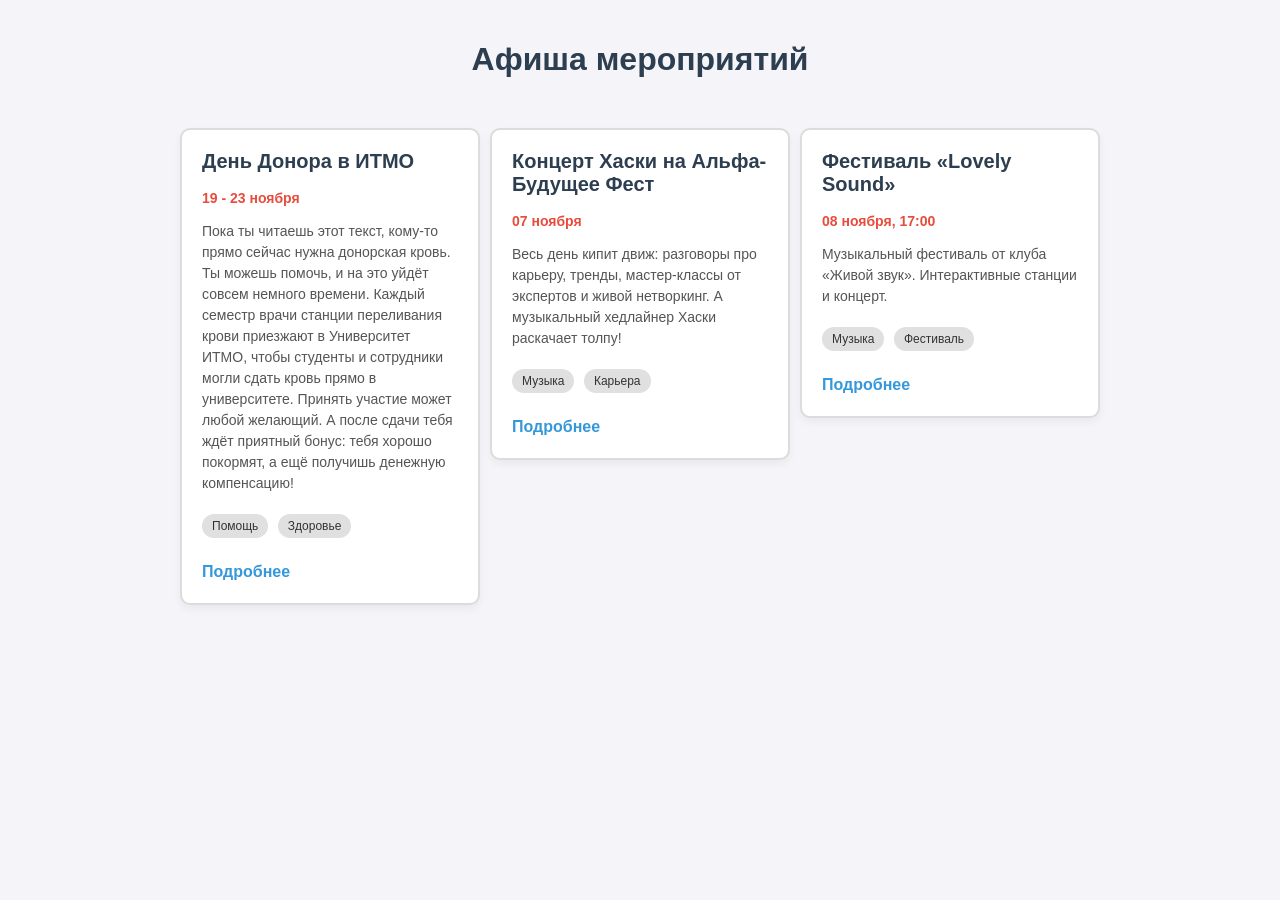
<file: index.html>
<!DOCTYPE html>
<html lang="ru">
<head>
    <meta charset="UTF-8">
    <meta name="viewport" content="width=device-width, initial-scale=1.0">
    <title>Афиша мероприятий ИТМО</title>
    <link rel="stylesheet" href="style.css">
</head>
<body>

    <main class="container">
        <h1>Афиша мероприятий</h1>

        <div class="cards-wrapper">
            
           
            <article class="card">
                <h2>День Донора в ИТМО</h2>
                <p class="date">19 - 23 ноября</p>
                <p class="description">Пока ты читаешь этот текст, кому-то прямо сейчас нужна донорская кровь. Ты можешь помочь, и на это уйдёт совсем немного времени. Каждый семестр врачи станции переливания крови приезжают в Университет ИТМО, чтобы студенты и сотрудники могли сдать кровь прямо в университете. Принять участие может любой желающий. А после сдачи тебя ждёт приятный бонус: тебя хорошо покормят, а ещё получишь денежную компенсацию!</p>
                <ul class="tags">
                    <li>Помощь</li>
                    <li>Здоровье</li>
                </ul>
                <a href="#" class="more-link">Подробнее</a>
            </article>

            
            <article class="card">
                <h2>Концерт Хаски на Альфа-Будущее Фест</h2>
                <p class="date">07 ноября</p>
                <p class="description">Весь день кипит движ: разговоры про карьеру, тренды, мастер-классы от экспертов и живой нетворкинг. А музыкальный хедлайнер Хаски раскачает толпу!</p>
                <ul class="tags">
                    <li>Музыка</li>
                    <li>Карьера</li>
                </ul>
                <a href="#" class="more-link">Подробнее</a>
            </article>

            
            <article class="card">
                <h2>Фестиваль «Lovely Sound»</h2>
                <p class="date">08 ноября, 17:00</p>
                <p class="description">Музыкальный фестиваль от клуба «Живой звук». Интерактивные станции и концерт.</p>
                <ul class="tags">
                    <li>Музыка</li>
                    <li>Фестиваль</li>
                </ul>
                <a href="#" class="more-link">Подробнее</a>
            </article>

        </div>
    </main>

</body>
</html>
</file>
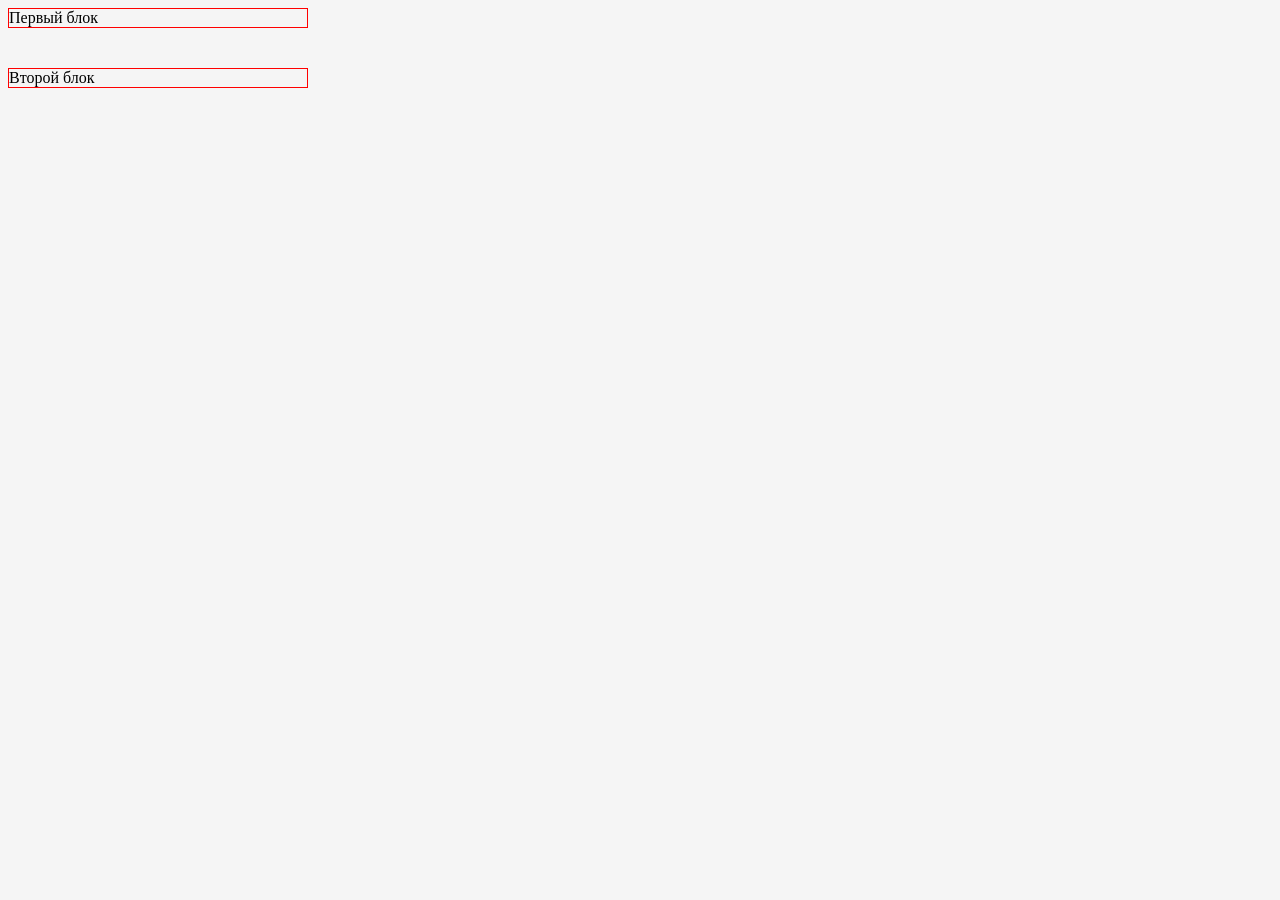
<file: experiment_2/index.html>
<!doctype html>
<html lang="ru">
    <head>
        <link rel="stylesheet" href="style.css" />
    </head>
    <body>
        <div class="first">Первый блок</div>
        <div class="second">Второй блок</div>
    </body>
</html>
</file>
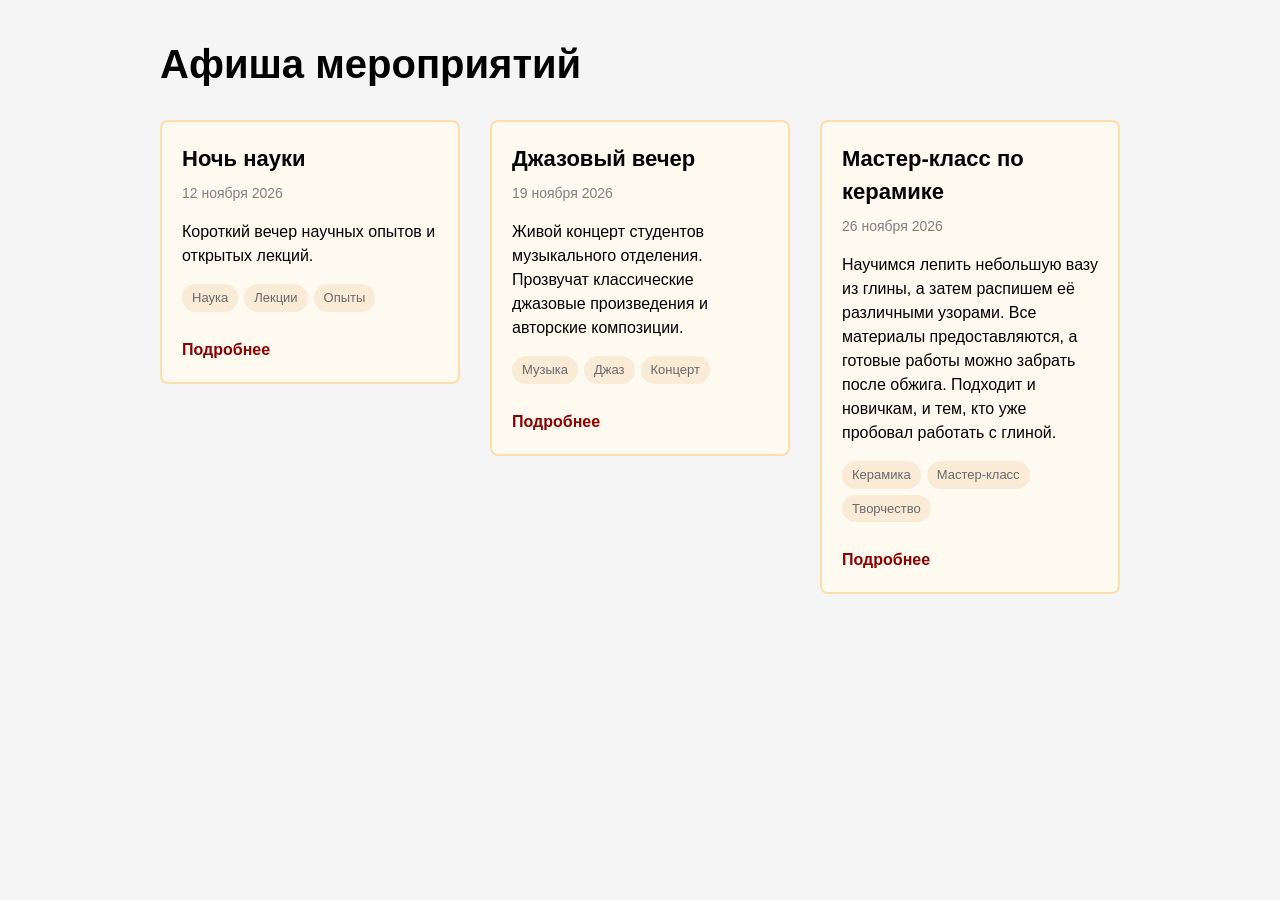
<file: solution/index.html>
<!doctype html>
<html lang="ru">
    <head>
        <meta charset="UTF-8" />
        <meta name="viewport" content="width=device-width, initial-scale=1.0" />
        <title>Афиша мероприятий</title>
        <link rel="stylesheet" href="style.css" />
    </head>
    <body>
        <main class="container">
            <h1>Афиша мероприятий</h1>

            <section class="events" aria-label="Ближайшие мероприятия">
                <article class="card" id="event-1">
                    <h2 class="card_title">Ночь науки</h2>
                    <p class="card_date">
                        <time datetime="2026-11-12">12 ноября 2026</time>
                    </p>
                    <p class="card_description">
                        Короткий вечер научных опытов и открытых лекций.
                    </p>
                    <ul class="tags">
                        <li class="tag">Наука</li>
                        <li class="tag">Лекции</li>
                        <li class="tag">Опыты</li>
                    </ul>
                    <a class="card_link" href="#event-1">Подробнее</a>
                </article>

                <article class="card" id="event-2">
                    <h2 class="card_title">Джазовый вечер</h2>
                    <p class="card_date">
                        <time datetime="2026-11-19">19 ноября 2026</time>
                    </p>
                    <p class="card_description">
                        Живой концерт студентов музыкального отделения.
                        Прозвучат классические джазовые произведения и авторские
                        композиции.
                    </p>
                    <ul class="tags">
                        <li class="tag">Музыка</li>
                        <li class="tag">Джаз</li>
                        <li class="tag">Концерт</li>
                    </ul>
                    <a class="card_link" href="#event-2">Подробнее</a>
                </article>

                <article class="card" id="event-3">
                    <h2 class="card_title">Мастер-класс по керамике</h2>
                    <p class="card_date">
                        <time datetime="2026-11-26">26 ноября 2026</time>
                    </p>
                    <p class="card_description">
                        Научимся лепить небольшую вазу из глины, а затем
                        распишем её различными узорами. Все материалы
                        предоставляются, а готовые работы можно забрать после
                        обжига. Подходит и новичкам, и тем, кто уже пробовал
                        работать с глиной. 
                    </p>
                    <ul class="tags">
                        <li class="tag">Керамика</li>
                        <li class="tag">Мастер-класс</li>
                        <li class="tag">Творчество</li>
                    </ul>
                    <a class="card_link" href="#event-3">Подробнее</a>
                </article>
            </section>
        </main>
    </body>
</html>
</file>
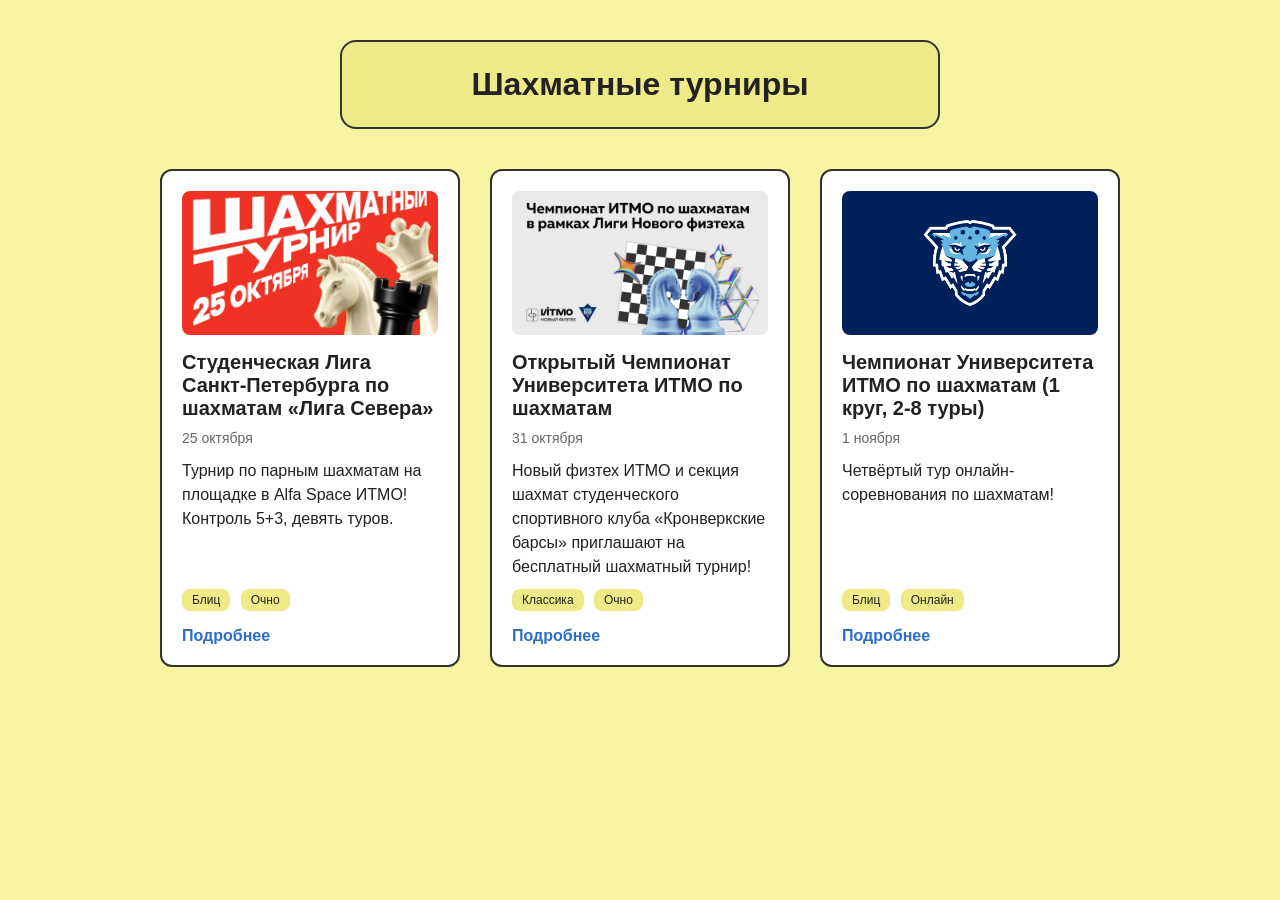
<file: solution/FirstTask.html>
<!DOCTYPE html>
<html lang="ru">

<head>
    <meta charset="utf-8">
    <title>Афиша мероприятий</title>
    <link rel="stylesheet" href="FirstTask.css">
</head>

<body>
<!-- header -->
<header class="title-box">
    <h1>Шахматные турниры</h1>
</header>
<main class="cards-box">

    <!-- Карточка 1 -->
    <article class="card">
        <div class="cover">
            <img src="cover (2).webp" alt="Шахматы">
        </div>
        <h2>Студенческая Лига Санкт-Петербурга по шахматам «Лига Севера»</h2>
        <p class="date"><time datetime="2026-10-25">25 октября</time></p>
        <p class="description">Турнир по парным шахматам на площадке в Alfa Space ИТМО! Контроль 5+3, девять туров.</p>
        <footer class="card-footer">
            <ul class="tags">
                <li>Блиц</li>
                <li>Очно</li>
            </ul>
            <a href="https://itmo.events/events/124225" class="more">Подробнее</a>
        </footer>
    </article>

    <!-- Карточка 2 -->
    <article class="card">
        <div class="cover">
            <img src="cover.webp" alt="Шахматы">
        </div>
        <h2>Открытый Чемпионат Университета ИТМО по шахматам</h2>
        <p class="date"><time datetime="2026-10-31">31 октября</time></p>
        <p class="description">Новый физтех ИТМО и секция шахмат студенческого спортивного клуба «Кронверкские барсы» приглашают на бесплатный шахматный турнир!</p>
        <footer class="card-footer">
            <ul class="tags">
                <li>Классика</li>
                <li>Очно</li>
            </ul>
            <a href="https://itmo.events/events/124695" class="more">Подробнее</a>
        </footer>
    </article>

    <!-- Карточка 3 -->
    <article class="card">
        <div class="cover">
            <img src="cover (1).webp" alt="Шахматы">
        </div>
        <h2>Чемпионат Университета ИТМО по шахматам (1 круг, 2-8 туры)</h2>
        <p class="date"><time datetime="2026-11-01">1 ноября</time></p>
        <p class="description">Четвёртый тур онлайн-соревнования по шахматам!</p>
        <footer class="card-footer">
            <ul class="tags">
                <li>Блиц</li>
                <li>Онлайн</li>
            </ul>
            <a href="https://itmo.events/events/124230" class="more">Подробнее</a>
        </footer>
    </article>

</main>
</body>

</html>
</file>
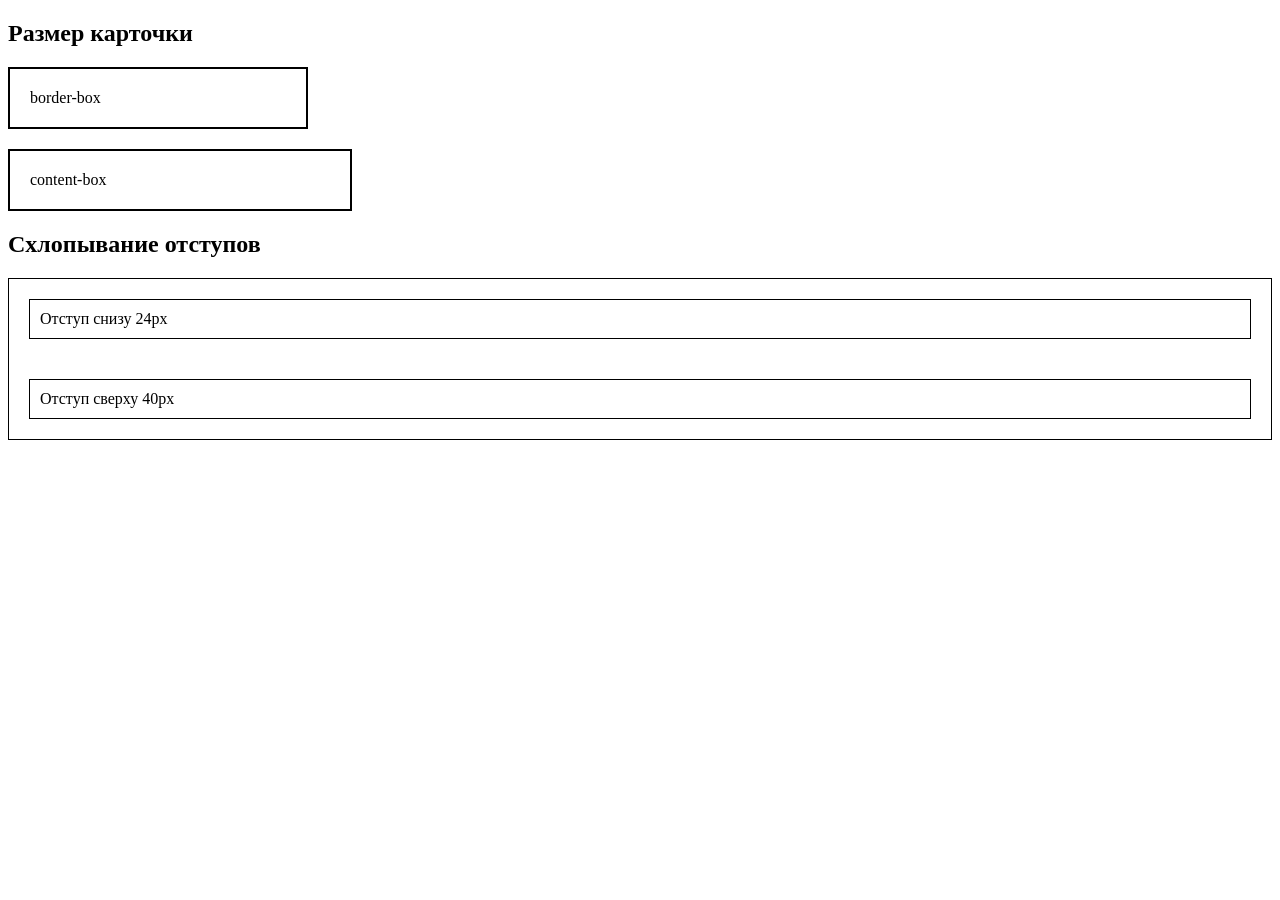
<file: assets/experiments/experiments-examples.html>
<!DOCTYPE html>
<html lang="ru">
<head>
  <meta charset="UTF-8">
  <meta name="viewport" content="width=device-width, initial-scale=1.0">
  <title>Примеры для экспериментов CSS</title>
  <link rel="stylesheet" href="experiments-examples.css">
</head>
<body>
  <h2>Размер карточки</h2>
  <div class="box border-box">border-box</div>
  <div class="box content-box">content-box</div>

  <h2>Схлопывание отступов</h2>
  <div class="margin-demo">
    <div class="margin-first">Отступ снизу 24px</div>
    <div class="margin-second">Отступ сверху 40px</div>
  </div>
</body>
</html>
</file>
<file: style.css>
body {
    font-family: Arial, sans-serif;
    background-color: #f4f4f9;
    color: #333;
    margin: 0;
    padding: 20px;
}

.container {
    width: 960px;
    margin: 0 auto; 
}

h1 {
    text-align: center;
    margin-bottom: 40px;
    color: #2c3e50;
}

.cards-wrapper {
    font-size: 0; 
    text-align: center; 
}

.card {
    font-size: 16px; 
    display: inline-block; 
    vertical-align: top; 
    box-sizing: border-box; 
    width: 300px; 
    padding: 20px;
    border: 2px solid #dcdcdc;
    background-color: #fff;
    border-radius: 10px;
    margin: 10px 5px; 
    text-align: left; 
    box-shadow: 0 4px 8px rgba(0,0,0,0.05);
}

.card h2 {
    margin-top: 0;
    font-size: 20px;
    color: #2c3e50;
}

.date {
    color: #e74c3c;
    font-weight: bold;
    font-size: 14px;
    margin-bottom: 15px;
}

.description {
    font-size: 14px;
    line-height: 1.5;
    margin-bottom: 20px;
    color: #555;
}

.tags {
    list-style: none;
    padding: 0;
    margin: 0 0 20px 0;
}

.tags li {
    display: inline-block;
    background-color: #e0e0e0;
    color: #333;
    padding: 5px 10px;
    border-radius: 20px;
    font-size: 12px;
    margin-right: 5px;
    margin-bottom: 5px;
}

.more-link {
    display: inline-block;
    color: #3498db;
    text-decoration: none;
    font-weight: bold;
    border-bottom: 2px solid transparent;
    transition: 0.3s;
}

.more-link:hover {
    color: #1e6fa8;
    border-bottom: 2px solid #1e6fa8; 
}
</file>
<file: experiment_2/style.css>
body {
    color: black;
    background: whitesmoke;
    width: 300px;
}

.first {
    border: 1px solid red;
    margin-bottom: 24px;
}

.second {
    border: 1px solid red;
    margin-top: 40px;
}
</file>
<file: solution/style.css>
body {
    margin: 0;
    font-family: sans-serif;
    line-height: 1.5;
    color: black;
    background: whitesmoke;
}

.container {
    width: 960px;
    max-width: 100%;
    margin: 0 auto;
    padding: 40px 0;
}

h1 {
    margin: 0 0 32px;
    font-size: 40px;
    line-height: 1.2;
}

.events {
    font-size: 0;
}

.card {
    box-sizing: border-box;
    display: inline-block;
    vertical-align: top;
    width: 300px;
    padding: 20px;
    border: 2px solid navajowhite;
    border-radius: 8px;
    background: floralwhite;
    font-size: 16px;
    margin-bottom: 30px;
}

.card:not(:last-child) {
    margin-right: 30px;
}

.card_title {
    margin: 0 0 8px;
    font-size: 22px;
}

.card_date {
    margin: 0 0 16px;
    color: gray;
    font-size: 14px;
}

.card_description {
    margin: 0 0 16px;
}

.tags {
    margin: 0 0 20px;
    padding: 0;
    list-style: none;
    font-size: 0;
}

.tag {
    display: inline-block;
    margin: 0 6px 6px 0;
    padding: 4px 10px;
    border-radius: 999px;
    background: antiquewhite;
    color: dimgray;
    font-size: 13px;
}

.card_link {
    display: inline-block;
    color: darkred;
    font-weight: 600;
    text-decoration: none;
}

.card_link:hover {
    color: orangered;
    text-decoration: underline;
}
</file>
<file: solution/FirstTask.css>
* {
    box-sizing: border-box;
}


body {
    font-family: sans-serif;
    background-color: #f7f4a1;
    color: #222;
}


.title-box {
    max-width: 600px;
    margin: 40px auto;
    padding: 24px 32px;
    background-color: #edea87;
    border: 2px solid #333;
    border-radius: 16px;
    text-align: center;
}
.title-box h1 {
    margin: 0;
}


.cards-box {
    max-width: 960px;
    margin: 0 auto;
    padding-bottom: 40px;
    text-align: justify;
}


.cards-box::after {
    content: "";
    display: inline-block;
    width: 100%;
}


.card {
    display: inline-block;
    vertical-align: top;
    width: 300px;
    padding: 20px;
    border: 2px solid #333;
    border-radius: 12px;
    background: #fff;
    text-align: left;
}


.cover {
    aspect-ratio: 16 / 9;
    background-color: #ddd;
    border-radius: 8px;
    margin-bottom: 16px;
    overflow: hidden;
}
.cover img {
    width: 100%;
    height: 100%;
    object-fit: cover;
    display: block;
}


.card h2 {
    font-size: 20px;
    margin: 0 0 8px;
    min-height: 48px;
}


.date, .description {
    margin: 0 0 10px;
    line-height: 1.5;
}


.date {
    color: #666;
    font-size: 14px;
}

.description {
    min-height: 120px;
}


.tags {
    list-style: none;
    padding: 0;
    margin: 0 0 10px;
}


.tags li {
    display: inline-block;
    padding: 4px 10px;
    margin: 0 6px 6px 0;
    background-color: #edea87;
    border-radius: 8px;
    font-size: 12px;
}


.more {
    display: inline-block;
    color: #2c6ecc;
    text-decoration: none;
    font-weight: bold;
}


.more:hover {
    color: #d4462b;
    text-decoration: underline;
}
</file>
<file: assets/experiments/experiments-examples.css>
.box {
  width: 300px;
  padding: 20px;
  border: 2px solid black;
  margin-bottom: 20px;
}

.border-box { box-sizing: border-box; }
.content-box { box-sizing: content-box; }

.margin-demo {
  padding: 20px;
  border: 1px solid black;
}

.margin-first, .margin-second {
  padding: 10px;
  border: 1px solid black;
}

.margin-first { margin-bottom: 24px; }
.margin-second { margin-top: 40px; }
</file>
